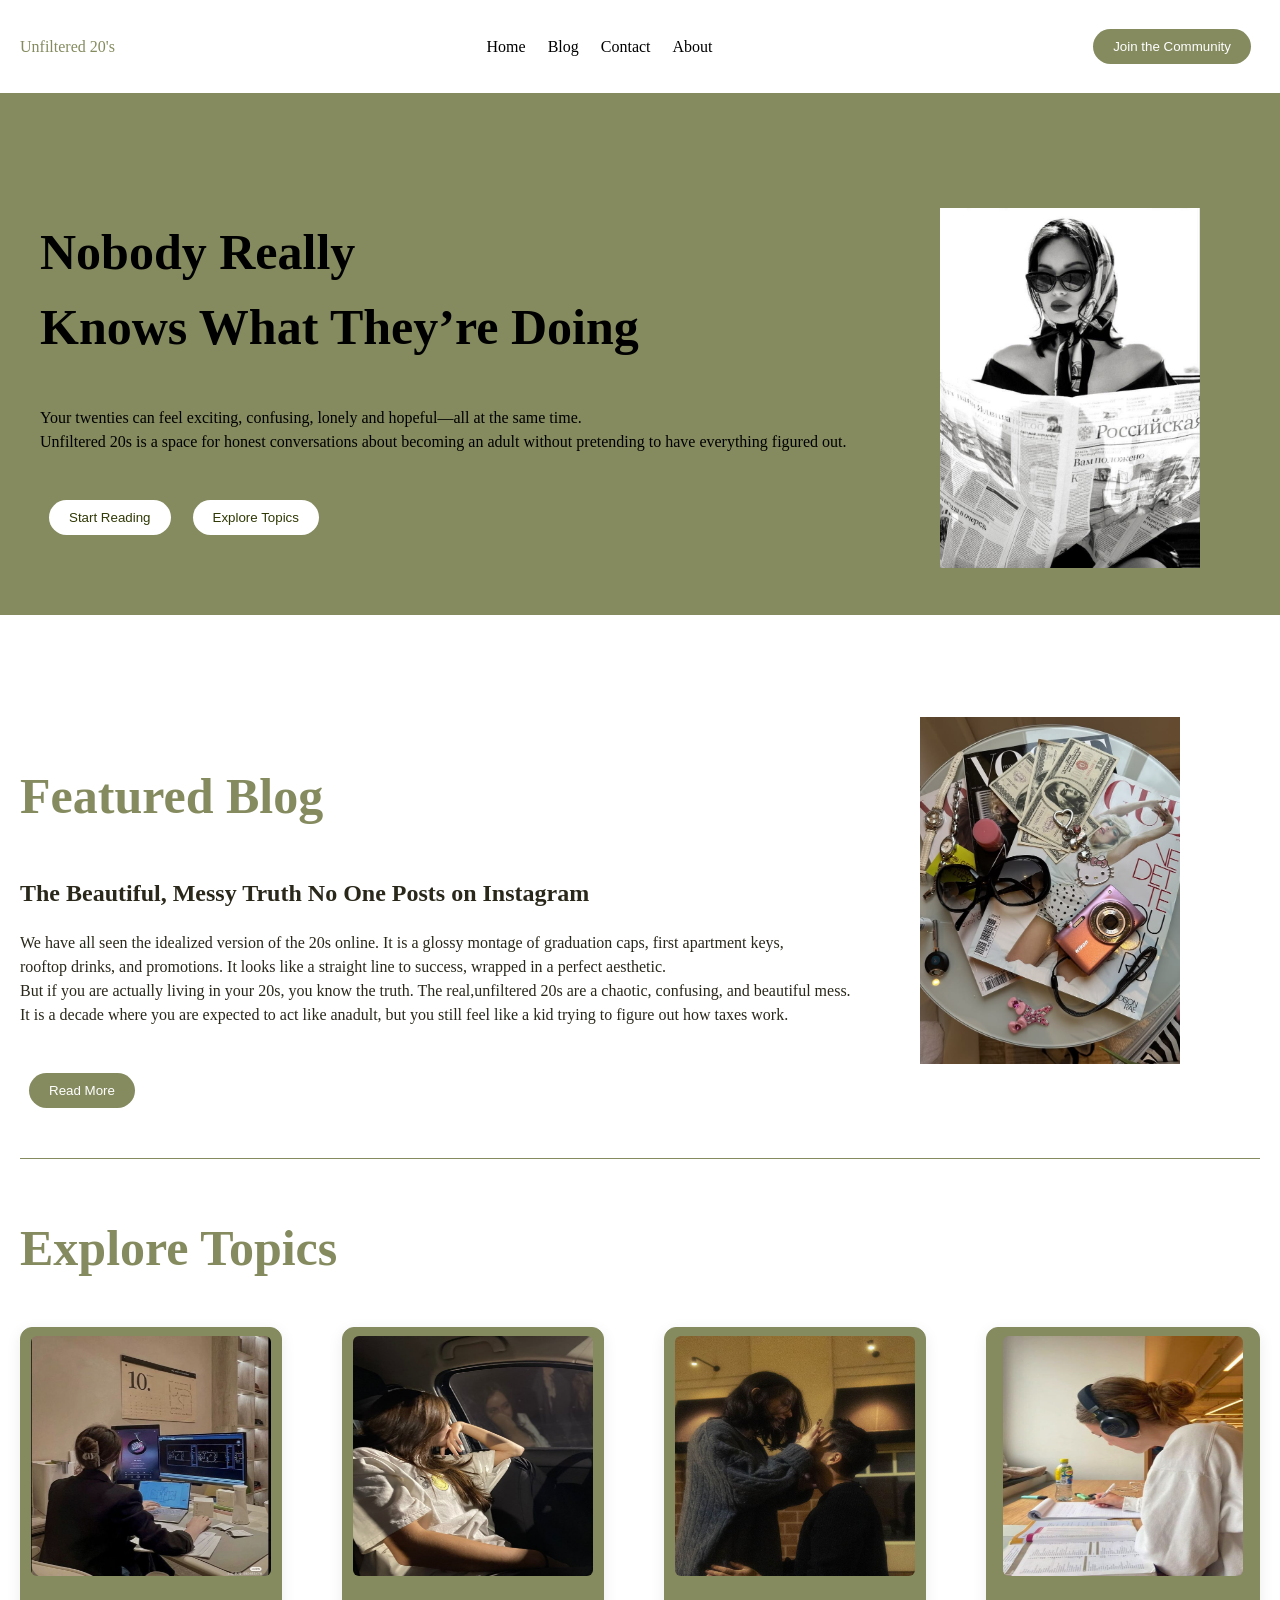
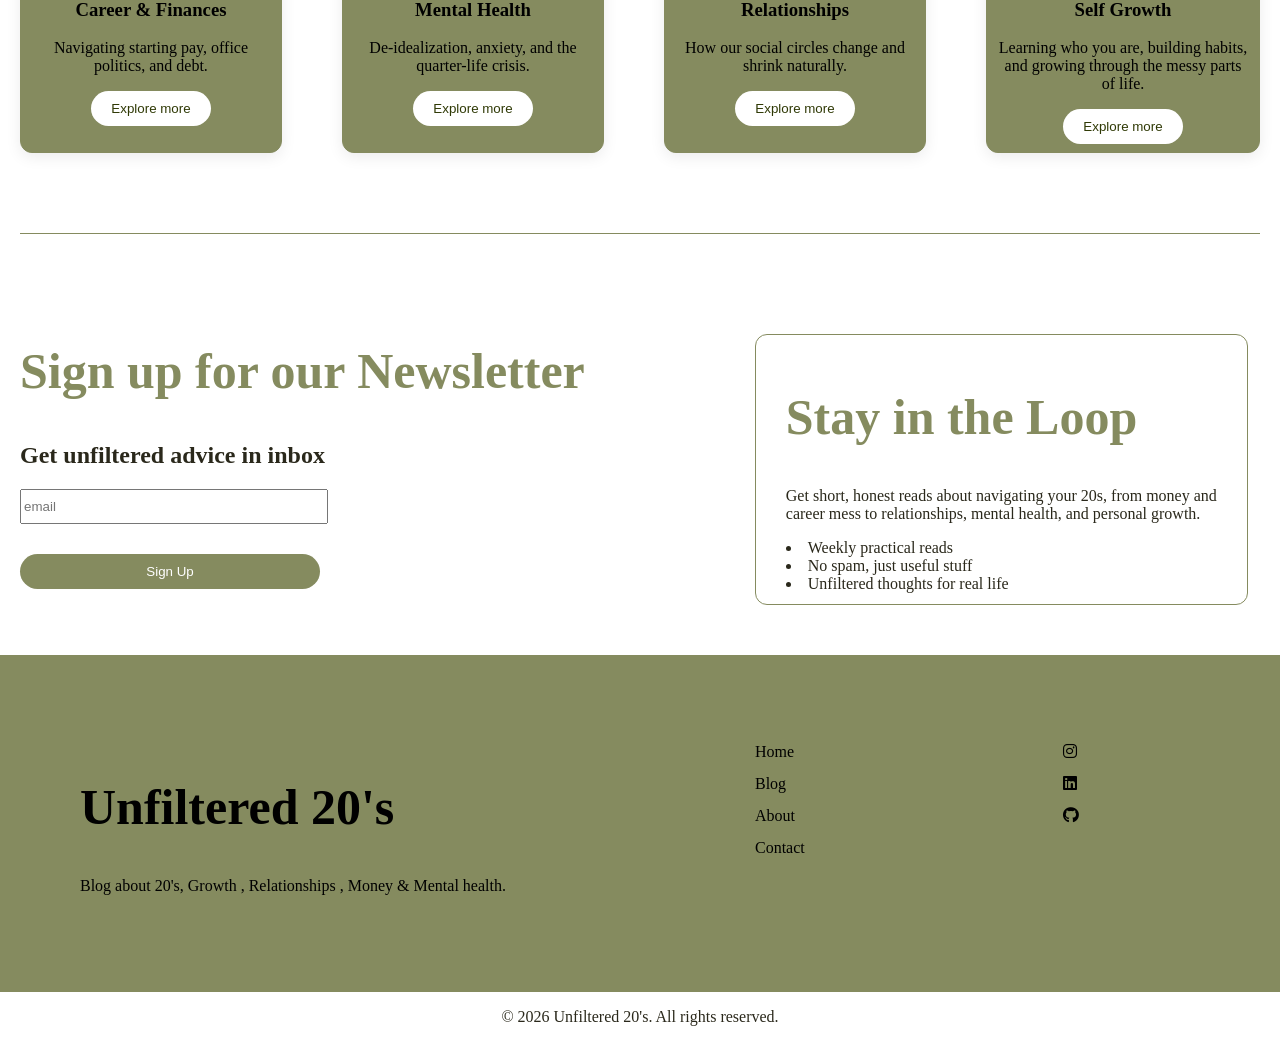
<file: index.html>
<!DOCTYPE html>
<html lang="en">

<head>
    <meta charset="UTF-8">
    <meta name="viewport" content="width=device-width, initial-scale=1.0">
    <link rel="stylesheet" href="https://cdnjs.cloudflare.com/ajax/libs/font-awesome/6.7.2/css/all.min.css">
    <title>Unfiltered 20s-blog</title>
    <link rel="stylesheet" href="style.css">
</head>

<body>
    <!-----------navbar--------------->
    <header>
        <div class="logo">Unfiltered 20's</div>
        <nav>
            <a href="index.html">Home</a>
            <a href="blog.html">Blog </a>
            <a href="contact.html">Contact</a>
            <a href="about.html">About</a>
        </nav>
        <a href="blog.html#blog-form">
        <button class="btn5">Join the Community</button></a>
    </header>
    <!---------------hero-sec----------------------->
    <section class="hero">
        <div class="text">
            <h1>Nobody Really<br> Knows What They’re Doing</h1>
            <p>Your twenties can feel exciting, confusing, lonely and hopeful—all at the same time. <br>
                Unfiltered 20s is a space for honest conversations about becoming an adult without pretending to have
                everything figured out.</p>
                <a href="blog.html">
             <button class="btn">Start Reading</button></a>
           <a href="index.html#Explore"><button class="btn"> Explore Topics</button></a>
            </div>
                <div class="image"> <img src="img/hero.jpeg" width="260px"  height="auto" >
                </div>
    </section>
    <!------------------Featured Blog----------------------->
    <section class="Featured-Blog">
        <div class="blog-card">
            <h1>Featured Blog</h1>
            <h2>The Beautiful, Messy Truth No One Posts on Instagram</h2>
            <p>We have all seen the idealized version of the 20s online. It is a glossy montage of graduation caps,
                first apartment keys,<br> rooftop drinks, and promotions. It looks like a straight line to success,
                wrapped
                in a perfect aesthetic.<br>But if you are actually living in your 20s, you know the truth. The
                real,unfiltered 20s
                are a chaotic, confusing, and beautiful mess.<br> It is a decade where you are expected to act like
                anadult, but you still
                feel like a kid trying to figure out how taxes work.</p>
                 <a href="blog.html">
            <button class="btn2">Read More</button></a>
        </div>
        <div class="blog-image">
            <img src="img/20s.2.jpeg" width="260px" , height="auto">
        </div>
    </section>
    <!------------------explore-topics---------------------------->
    <h1 class="head" id="Explore">Explore Topics</h1>
    <section class="cards">
        <div class="card1">
            <img src="img/money.jpeg" width="240" , height="240">
            <h3>Career & Finances</h3>
            <p>Navigating starting pay, office politics, and debt.</p>
            <a href="blog.html"> <button>Explore more</button></a>
        </div>
        <div class="card2">
            <img src="img/mental-health.jpeg" width="240" , height="240">
            <h3>Mental Health</h3>
            <p>De-idealization, anxiety, and the quarter-life crisis.</p>
            <a href="blog.html"> <button>Explore more</button></a>
        </div>
        <div class="card3">
            <img src="img/relationship.jpeg" width="240" , height="240">
            <h3>Relationships</h3>
            <p>How our social circles change and shrink naturally.</p>
            <a href="blog.html"> <button>Explore more</button></a>
        </div>
        <div class="card4">
            <img src="img/12 Insanely Smart Study Hacks For College Students.jpeg" width="240" , height="240">
            <h3>Self Growth</h3>
            <p>Learning who you are, building habits, and growing through the messy parts of life.
            </p>
             <a href="blog.html"><button>Explore more</button></a>
        </div>
    </section>
    <!-------------------newsletter----------------------------->
    <section class="newsletter">
        <div class="signup">
            <h1> Sign up for our Newsletter</h1>
            <h2>Get unfiltered advice in inbox</h2>
            <input class="email" type="email" placeholder="email"><br>
            <button class="btn3">Sign Up</button>
        </div>

        <div class="article">
            <h1>Stay in the Loop</h1>
            <p>Get short, honest reads about navigating your 20s, from money and <br>
                career mess to relationships, mental health, and personal growth.</p>
            <li>Weekly practical reads</li>
            <li> No spam, just useful stuff</li>
            <li>Unfiltered thoughts for real life</li>
        </div>
    </section>
    <!------------------footer---------------------------->
    <section class="footer">

        <div>
            <h1>Unfiltered 20's</h1>
            <p>Blog about 20's, Growth , Relationships , Money & Mental health.</p>
        </div>
        <div>
            <a href="index.html">Home</a><br>
            <a href="blog.html">Blog</a><br>
            <a href="about.html">About</a><br>
            <a href="contact.html">Contact</a><br>
        </div>
        <div>
            <a href="https://www.instagram.com/rabya.dar/" target="_blank"><i class="fa-brands fa-instagram"></i></a><br>
            <a href="https://www.linkedin.com/in/rabia-tanveer-31a77a308/"target="_blank" ><i class="fa-brands fa-linkedin"></i></a><br>
            <a href="https://github.com/RabyaTanveer"  target="_blank"><i class="fa-brands fa-github"></i></a><br>
        </div>
    </section>
    <footer>
        <p class="copyright">© 2026 Unfiltered 20's. All rights reserved.</p>

    </footer>

</body>

</html>
</file>
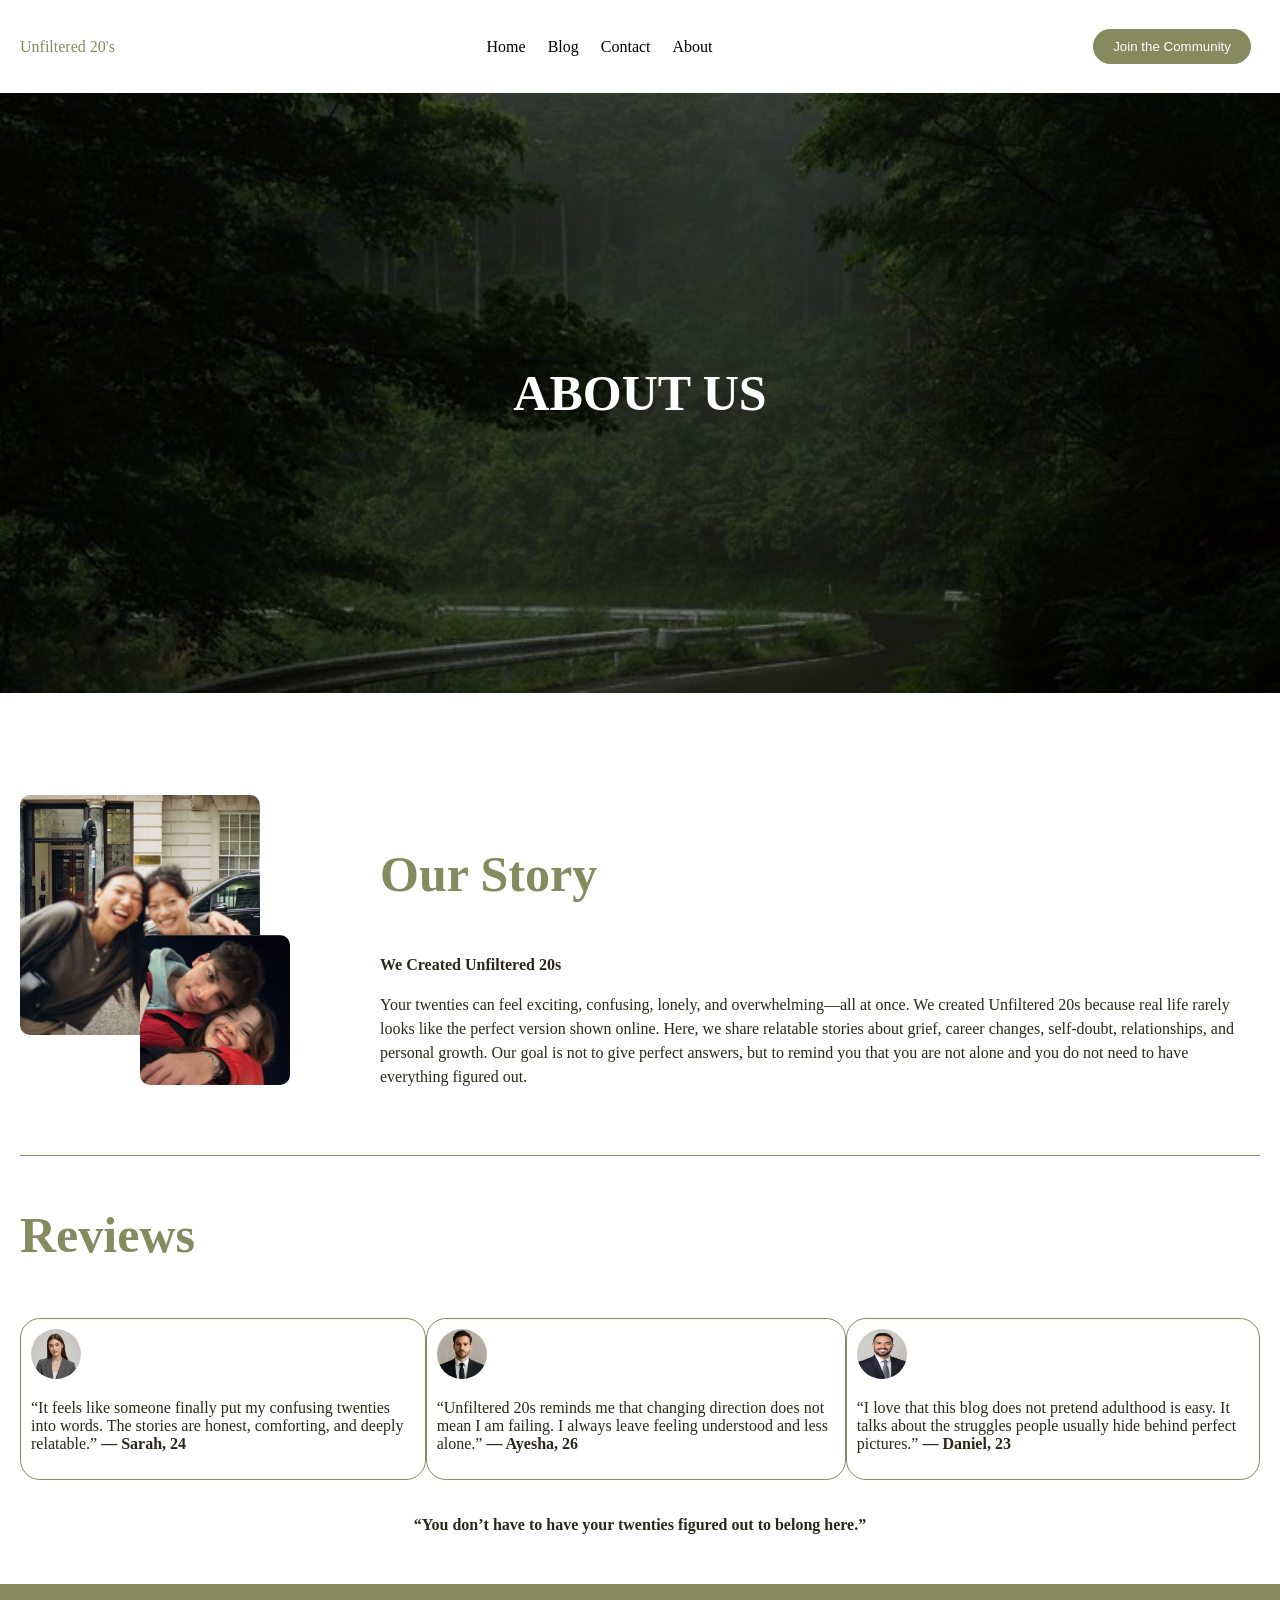
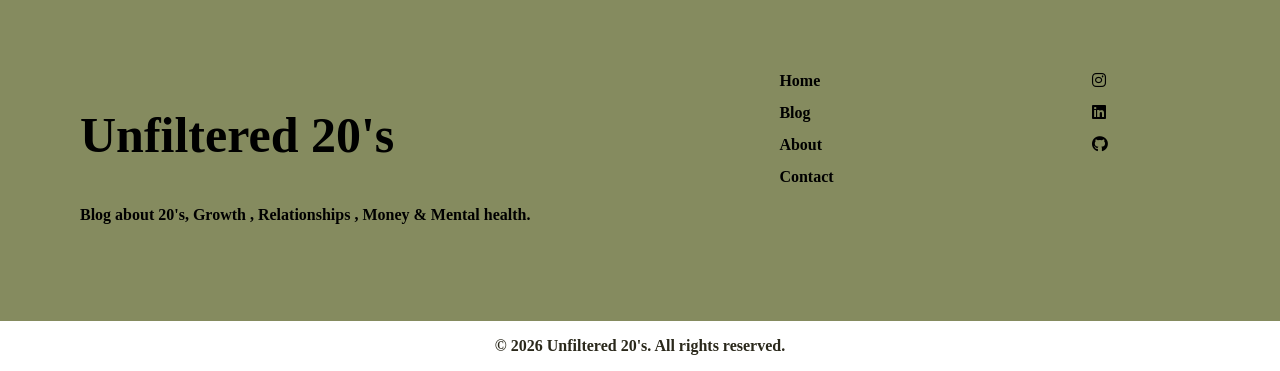
<file: about.html>
<!DOCTYPE html>
<html lang="en">

<head>
    <meta charset="UTF-8">
    <meta name="viewport" content="width=device-width, initial-scale=1.0">
     <link rel="stylesheet" href="https://cdnjs.cloudflare.com/ajax/libs/font-awesome/6.7.2/css/all.min.css">
    <title>About Us</title>
    <link rel="stylesheet" href="style.css">
</head>

<body>
    <!-----------navbar--------------->
    <header>
        <div class="logo">Unfiltered 20's</div>
        <nav>
            <a href="index.html">Home</a>
            <a href="blog.html">Blog </a>
            <a href="contact.html">Contact</a>
            <a href="about.html">About</a>
        </nav>
        <a href="blog.html#blog-form">
        <button class="btn5">Join the Community</button></a>
    </header>
    <!-----------------hero-section------------------------->
    <section class="hero-about">
        <h1>ABOUT US</h1>
    </section>
    <!----------------our story---------------------------->
    <section class="about-story">
        <div class="about-images">
            <img src="img/1055599908584203.jpeg" width="240" height="240">
            <img src="img/His Secret Obsession is a must-read for all women….jpeg" width="150" height="150">
        </div>
        <div>
            <h1>Our Story</h1>
            <p><strong> We Created Unfiltered 20s </strong></p>
            <p>Your twenties can feel exciting, confusing, lonely, and overwhelming—all at once. We created Unfiltered
                20s because real life rarely looks like the perfect version shown online.

                Here, we share relatable stories about grief, career changes, self-doubt, relationships, and personal
                growth. Our goal is not to give perfect answers, but to remind you that you are not alone and you do not
                need to have everything figured out.</p>
        </div>
    </section>
    <!-----------------reviews----------------------------->
    <h1 style="padding-left: 20px;">Reviews</h1>
    <section class="Reviews">
        <div class="review">
            <img src="img/1266706142177449.jpeg" width="50" height="50" >
            <p>“It feels like someone finally put my confusing twenties into words. The stories are honest, comforting,
                and deeply relatable.” <strong> — Sarah, 24</strong>
            </p>
        </div>
        <div class="review">
            <img src="img/Nailed it_.jpeg"width="50" height="50" >
            <p>
                “Unfiltered 20s reminds me that changing direction does not mean I am failing. I always leave feeling
                understood and less alone.”

                <strong> — Ayesha, 26</strong>

            </p>
        </div>
        <div class="review">
            <img src="img/ein.jpeg"width="50" height="50">
            <p>“I love that this blog does not pretend adulthood is easy. 
                It talks about the struggles people usually
                hide behind perfect pictures.”
                <strong> — Daniel, 23</strong>
            </p>
        </div>
    </section>
      <p style="text-align:center;"><strong>“You don’t have to have your twenties figured out to belong here.”</p>
    <!------------------------footer---------------------->
    <section class="footer" style="margin-top: 50px;">

        <div>
            <h1>Unfiltered 20's</h1>
            <p>Blog about 20's, Growth , Relationships , Money & Mental health.</p>
        </div>
        <div>
            <a href="index.html">Home</a><br>
            <a href="blog.html">Blog</a><br>
            <a href="about.html">About</a><br>
            <a href="contact.html">Contact</a><br>
        </div>
        <div>
            <a href="https://www.instagram.com/rabya.dar/" target="_blank"><i class="fa-brands fa-instagram"></i></a><br>
            <a href="https://www.linkedin.com/in/rabia-tanveer-31a77a308/"target="_blank" ><i class="fa-brands fa-linkedin"></i></a><br>
            <a href="https://github.com/RabyaTanveer"  target="_blank"><i class="fa-brands fa-github"></i></a><br>
        </div>
    </section>
    <footer>
        <p class="copyright">© 2026 Unfiltered 20's. All rights reserved.</p>

    </footer>

</body>

</html>
</file>
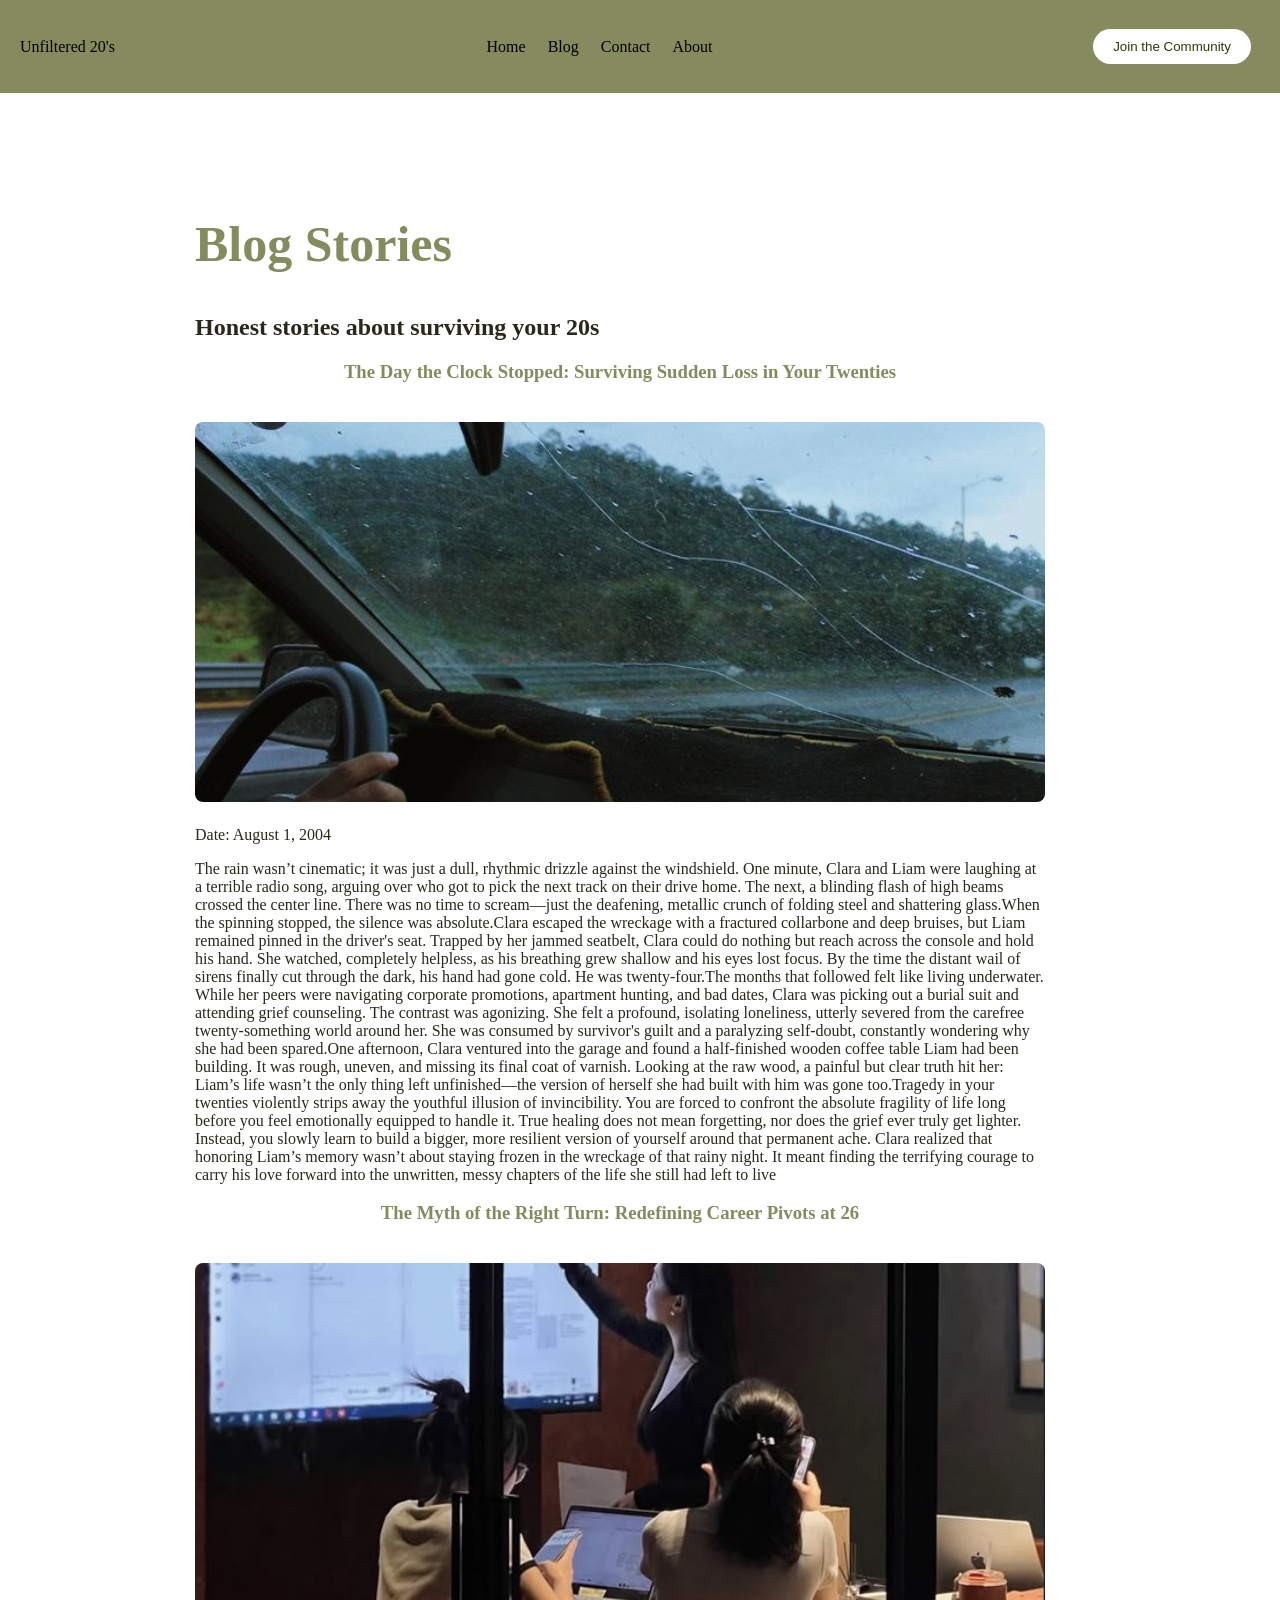
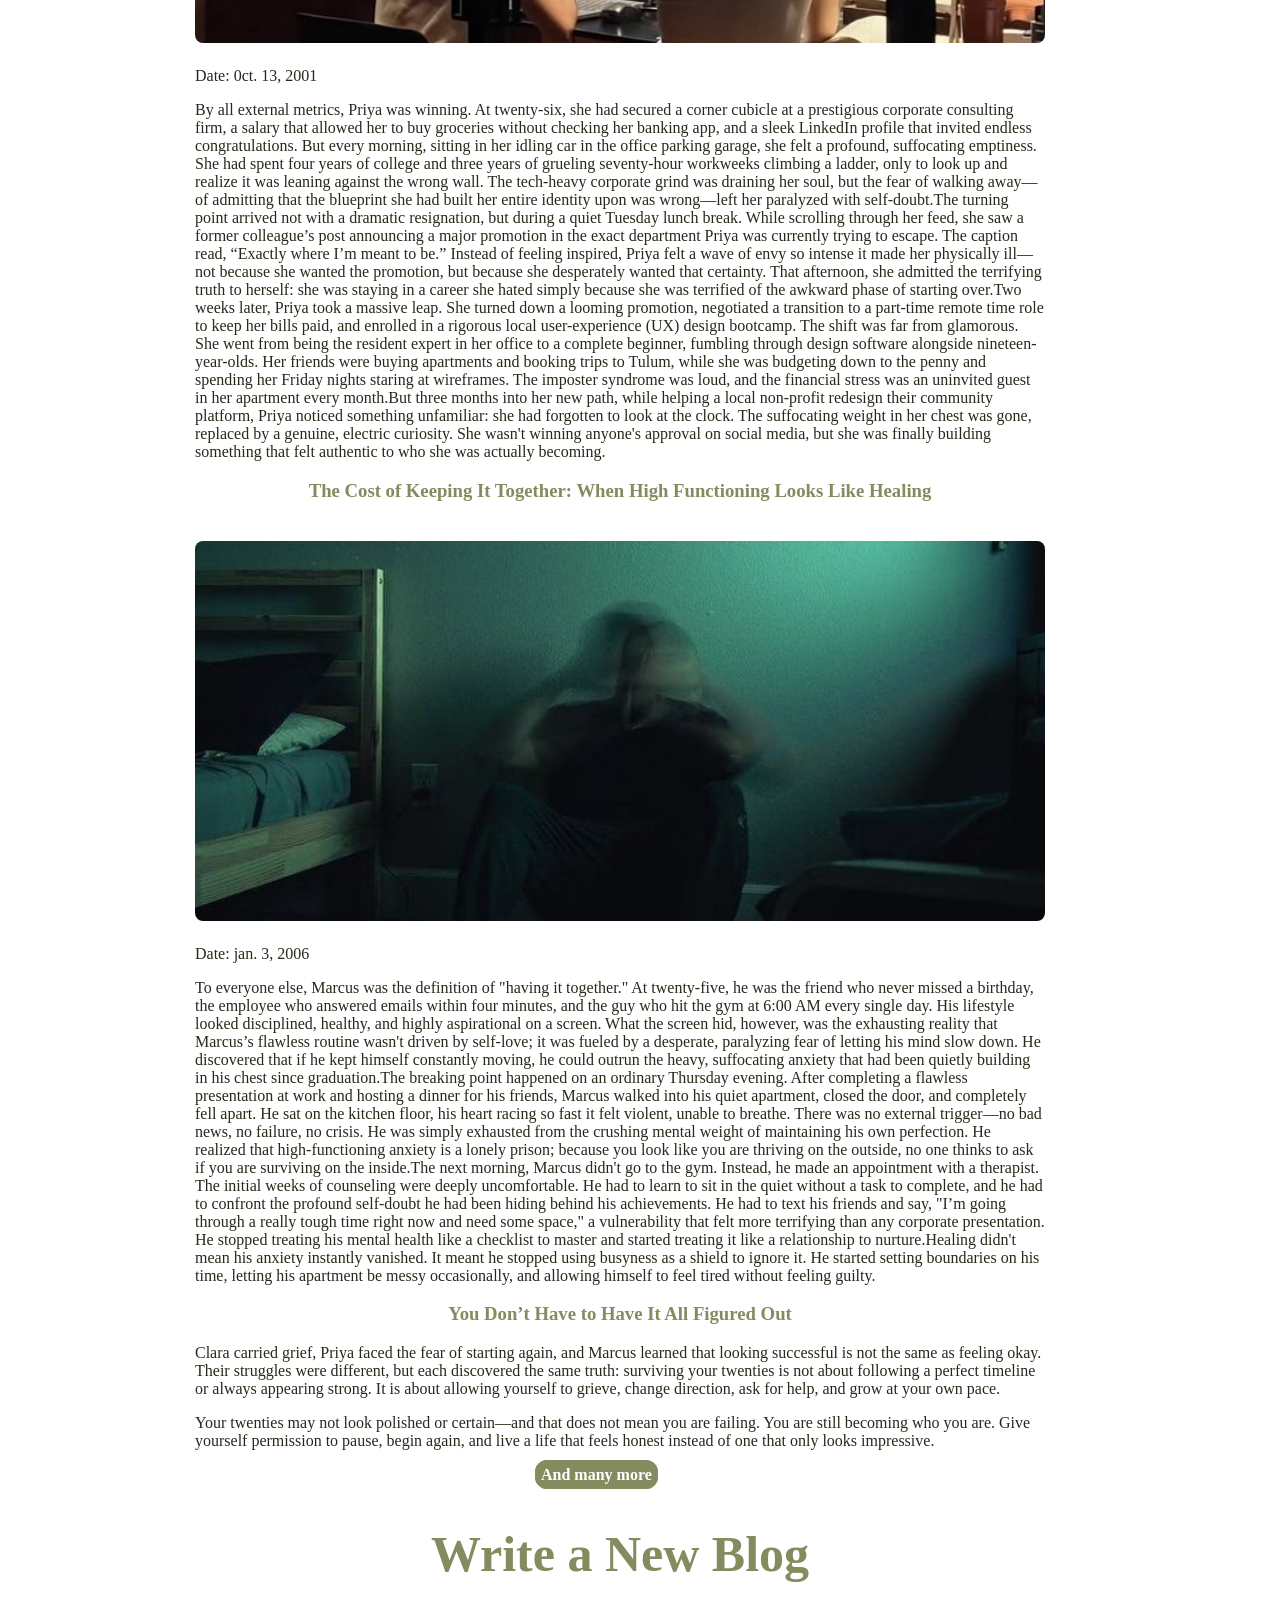
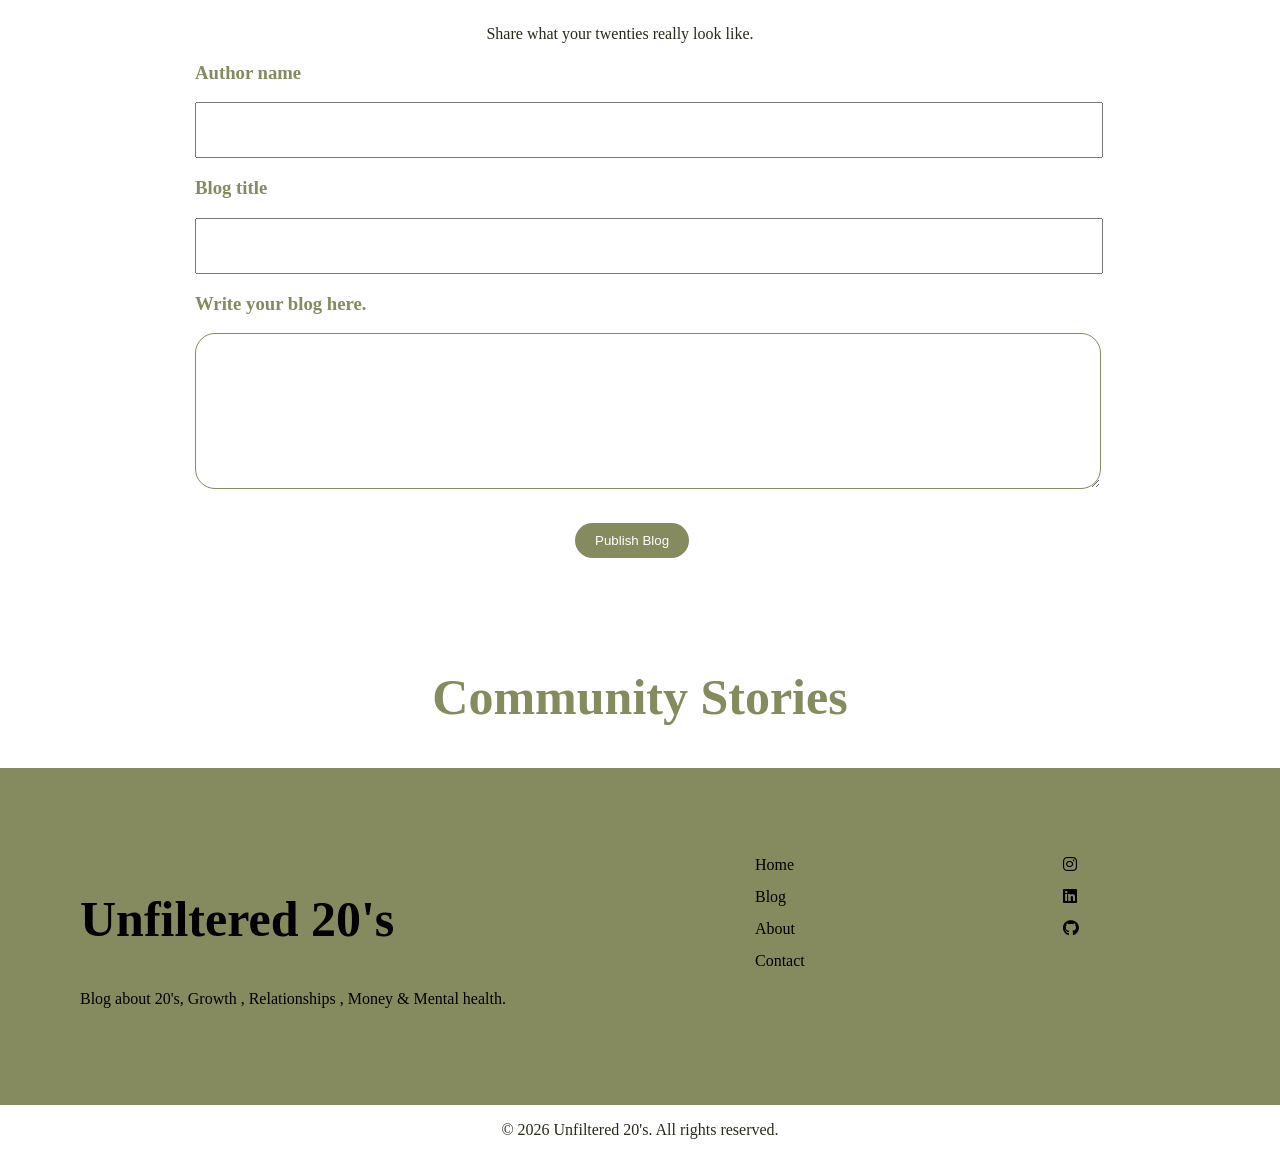
<file: blog.html>
<!DOCTYPE html>
<html lang="en">

<head>
    <meta charset="UTF-8">
    <meta name="viewport" content="width=device-width, initial-scale=1.0">
    <link rel="stylesheet" href="https://cdnjs.cloudflare.com/ajax/libs/font-awesome/6.7.2/css/all.min.css">
    <title>Blog Posts | Unfiltered 20s</title>
    <link rel="stylesheet" href="style.css">
</head>
<body>
    <header class="blog-nav">
        <!-----------navbar--------------->
        <div class="logo2">Unfiltered 20's</div>
        <nav>
            <a href="index.html">Home</a>
            <a href="blog.html">Blog </a>
            <a href="contact.html">Contact</a>
            <a href="about.html">About</a>
        </nav>
        <a href="blog.html#blog-form">
        <button id="blog-btn" class="btn5">Join the Community</button></a>
    </header>
    <!-----------------hero-section----------------------------->
    <section class="blog-text">
        <h1>Blog Stories</h1>
        <h2>Honest stories about surviving your 20s</h2>
        <h3>The Day the Clock Stopped: Surviving Sudden Loss in Your Twenties</h3>
        <img src="img/500744052339791274 (1).jpeg">
        <time>Date: August 1, 2004</time>
        <p>
            The rain wasn’t cinematic; it was just a dull, rhythmic drizzle against the windshield. One minute, Clara
            and Liam were laughing at a terrible radio song, arguing over who got to pick the next track on their drive
            home. The next, a blinding flash of high beams crossed the center line. There was no time to scream—just the
            deafening, metallic crunch of folding steel and shattering glass.When the spinning stopped, the silence was
            absolute.Clara escaped the wreckage with a fractured collarbone and deep bruises, but Liam remained pinned
            in the driver's seat. Trapped by her jammed seatbelt, Clara could do nothing but reach across the console
            and hold his hand. She watched, completely helpless, as his breathing grew shallow and his eyes lost focus.
            By the time the distant wail of sirens finally cut through the dark, his hand had gone cold. He was
            twenty-four.The months that followed felt like living underwater. While her peers were navigating corporate
            promotions, apartment hunting, and bad dates, Clara was picking out a burial suit and attending grief
            counseling. The contrast was agonizing. She felt a profound, isolating loneliness, utterly severed from the
            carefree twenty-something world around her. She was consumed by survivor's guilt and a paralyzing
            self-doubt, constantly wondering why she had been spared.One afternoon, Clara ventured into the garage and
            found a half-finished wooden coffee table Liam had been building. It was rough, uneven, and missing its
            final coat of varnish. Looking at the raw wood, a painful but clear truth hit her: Liam’s life wasn’t the
            only thing left unfinished—the version of herself she had built with him was gone too.Tragedy in your
            twenties violently strips away the youthful illusion of invincibility. You are forced to confront the
            absolute fragility of life long before you feel emotionally equipped to handle it. True healing does not
            mean forgetting, nor does the grief ever truly get lighter. Instead, you slowly learn to build a bigger,
            more resilient version of yourself around that permanent ache. Clara realized that honoring Liam’s memory
            wasn’t about staying frozen in the wreckage of that rainy night. It meant finding the terrifying courage to
            carry his love forward into the unwritten, messy chapters of the life she still had left to live
        </p>

        <h3>The Myth of the Right Turn: Redefining Career Pivots at 26</h3>
        <img src="img/Meeting.jpeg ">
        <time>Date: 0ct. 13, 2001</time>
        <p>By all external metrics, Priya was winning. At twenty-six, she had secured a corner cubicle at a prestigious
            corporate consulting firm, a salary that allowed her to buy groceries without checking her banking app, and
            a sleek LinkedIn profile that invited endless congratulations. But every morning, sitting in her idling car
            in the office parking garage, she felt a profound, suffocating emptiness. She had spent four years of
            college and three years of grueling seventy-hour workweeks climbing a ladder, only to look up and realize it
            was leaning against the wrong wall. The tech-heavy corporate grind was draining her soul, but the fear of
            walking away—of admitting that the blueprint she had built her entire identity upon was wrong—left her
            paralyzed with self-doubt.The turning point arrived not with a dramatic resignation, but during a quiet
            Tuesday lunch break. While scrolling through her feed, she saw a former colleague’s post announcing a major
            promotion in the exact department Priya was currently trying to escape. The caption read, “Exactly where I’m
            meant to be.” Instead of feeling inspired, Priya felt a wave of envy so intense it made her physically
            ill—not because she wanted the promotion, but because she desperately wanted that certainty. That afternoon,
            she admitted the terrifying truth to herself: she was staying in a career she hated simply because she was
            terrified of the awkward phase of starting over.Two weeks later, Priya took a massive leap. She turned down
            a looming promotion, negotiated a transition to a part-time remote time role to keep her bills paid, and
            enrolled in a rigorous local user-experience (UX) design bootcamp. The shift was far from glamorous. She
            went from being the resident expert in her office to a complete beginner, fumbling through design software
            alongside nineteen-year-olds. Her friends were buying apartments and booking trips to Tulum, while she was
            budgeting down to the penny and spending her Friday nights staring at wireframes. The imposter syndrome was
            loud, and the financial stress was an uninvited guest in her apartment every month.But three months into her
            new path, while helping a local non-profit redesign their community platform, Priya noticed something
            unfamiliar: she had forgotten to look at the clock. The suffocating weight in her chest was gone, replaced
            by a genuine, electric curiosity. She wasn't winning anyone's approval on social media, but she was finally
            building something that felt authentic to who she was actually becoming.</p>



        <h3>The Cost of Keeping It Together: When High Functioning Looks Like Healing</h3>
        <img src="img/1196337404685734.jpeg">
        <time>Date: jan. 3, 2006</time>
        <p>
            To everyone else, Marcus was the definition of "having it together." At twenty-five, he was the friend who
            never missed a birthday, the employee who answered emails within four minutes, and the guy who hit the gym
            at 6:00 AM every single day. His lifestyle looked disciplined, healthy, and highly aspirational on a screen.
            What the screen hid, however, was the exhausting reality that Marcus’s flawless routine wasn't driven by
            self-love; it was fueled by a desperate, paralyzing fear of letting his mind slow down. He discovered that
            if he kept himself constantly moving, he could outrun the heavy, suffocating anxiety that had been quietly
            building in his chest since graduation.The breaking point happened on an ordinary Thursday evening. After
            completing a flawless presentation at work and hosting a dinner for his friends, Marcus walked into his
            quiet apartment, closed the door, and completely fell apart. He sat on the kitchen floor, his heart racing
            so fast it felt violent, unable to breathe. There was no external trigger—no bad news, no failure, no
            crisis. He was simply exhausted from the crushing mental weight of maintaining his own perfection. He
            realized that high-functioning anxiety is a lonely prison; because you look like you are thriving on the
            outside, no one thinks to ask if you are surviving on the inside.The next morning, Marcus didn't go to the
            gym. Instead, he made an appointment with a therapist. The initial weeks of counseling were deeply
            uncomfortable. He had to learn to sit in the quiet without a task to complete, and he had to confront the
            profound self-doubt he had been hiding behind his achievements. He had to text his friends and say, "I’m
            going through a really tough time right now and need some space," a vulnerability that felt more terrifying
            than any corporate presentation. He stopped treating his mental health like a checklist to master and
            started treating it like a relationship to nurture.Healing didn't mean his anxiety instantly vanished. It
            meant he stopped using busyness as a shield to ignore it. He started setting boundaries on his time, letting
            his apartment be messy occasionally, and allowing himself to feel tired without feeling guilty. </p>
        <h3>You Don’t Have to Have It All Figured Out</h3>

        <p>
            Clara carried grief, Priya faced the fear of starting again, and Marcus learned that looking successful is
            not the
            same as feeling okay. Their struggles were different, but each discovered the same truth: surviving your
            twenties
            is not about following a perfect timeline or always appearing strong. It is about allowing yourself to
            grieve,
            change direction, ask for help, and grow at your own pace.
        </p>

        <p>
            Your twenties may not look polished or certain—and that does not mean you are failing. You are still
            becoming who
            you are. Give yourself permission to pause, begin again, and live a life that feels honest instead of one
            that only
            looks impressive.
        </p>
        <span><strong>And many more</strong></span>
        <!-----------------------post a blog---------------------------------->
      <form class="blog-post" id="blog-form">
            <h1>Write a New Blog</h1>
            <p style="text-align: center;">Share what your twenties really look like.</p>

            <h3>Author name</h3>
            <input type="text"  id="author" required>
            <h3>Blog title</h3>
            <input type="text" id="title" required>
            <h3>Write your blog here.</h3>
            <textarea id="content" required></textarea>
            <button style=" display: flex;
    flex-direction: column;
    gap: 15px;
   margin-left: 380px;
    " class="btn2">Publish Blog</button>
        </form>
    </section>
  <section style="text-align: center;" class="community-blogs">
    <h1>Community Stories</h1>
    <div id="blog-list"></div>
</section>
    <!-----------------------footer-------------------------------->
    <section class="footer">

        <div>
            <h1>Unfiltered 20's</h1>
            <p>Blog about 20's, Growth , Relationships , Money & Mental health.</p>
        </div>
        <div>
            <a href="index.html">Home</a><br>
            <a href="blog.html">Blog</a><br>
            <a href="about.html">About</a><br>
            <a href="contact.html">Contact</a><br>
        </div>
       <div>
            <a href="https://www.instagram.com/rabya.dar/" target="_blank"><i class="fa-brands fa-instagram"></i></a><br>
            <a href="https://www.linkedin.com/in/rabia-tanveer-31a77a308/"target="_blank" ><i class="fa-brands fa-linkedin"></i></a><br>
            <a href="https://github.com/RabyaTanveer"  target="_blank"><i class="fa-brands fa-github"></i></a><br>
        </div>
    </section>
    <footer>
        <p class="copyright">© 2026 Unfiltered 20's. All rights reserved.</p>

    </footer>
    <script src="script.js"></script>
</body>

</html>
</file>
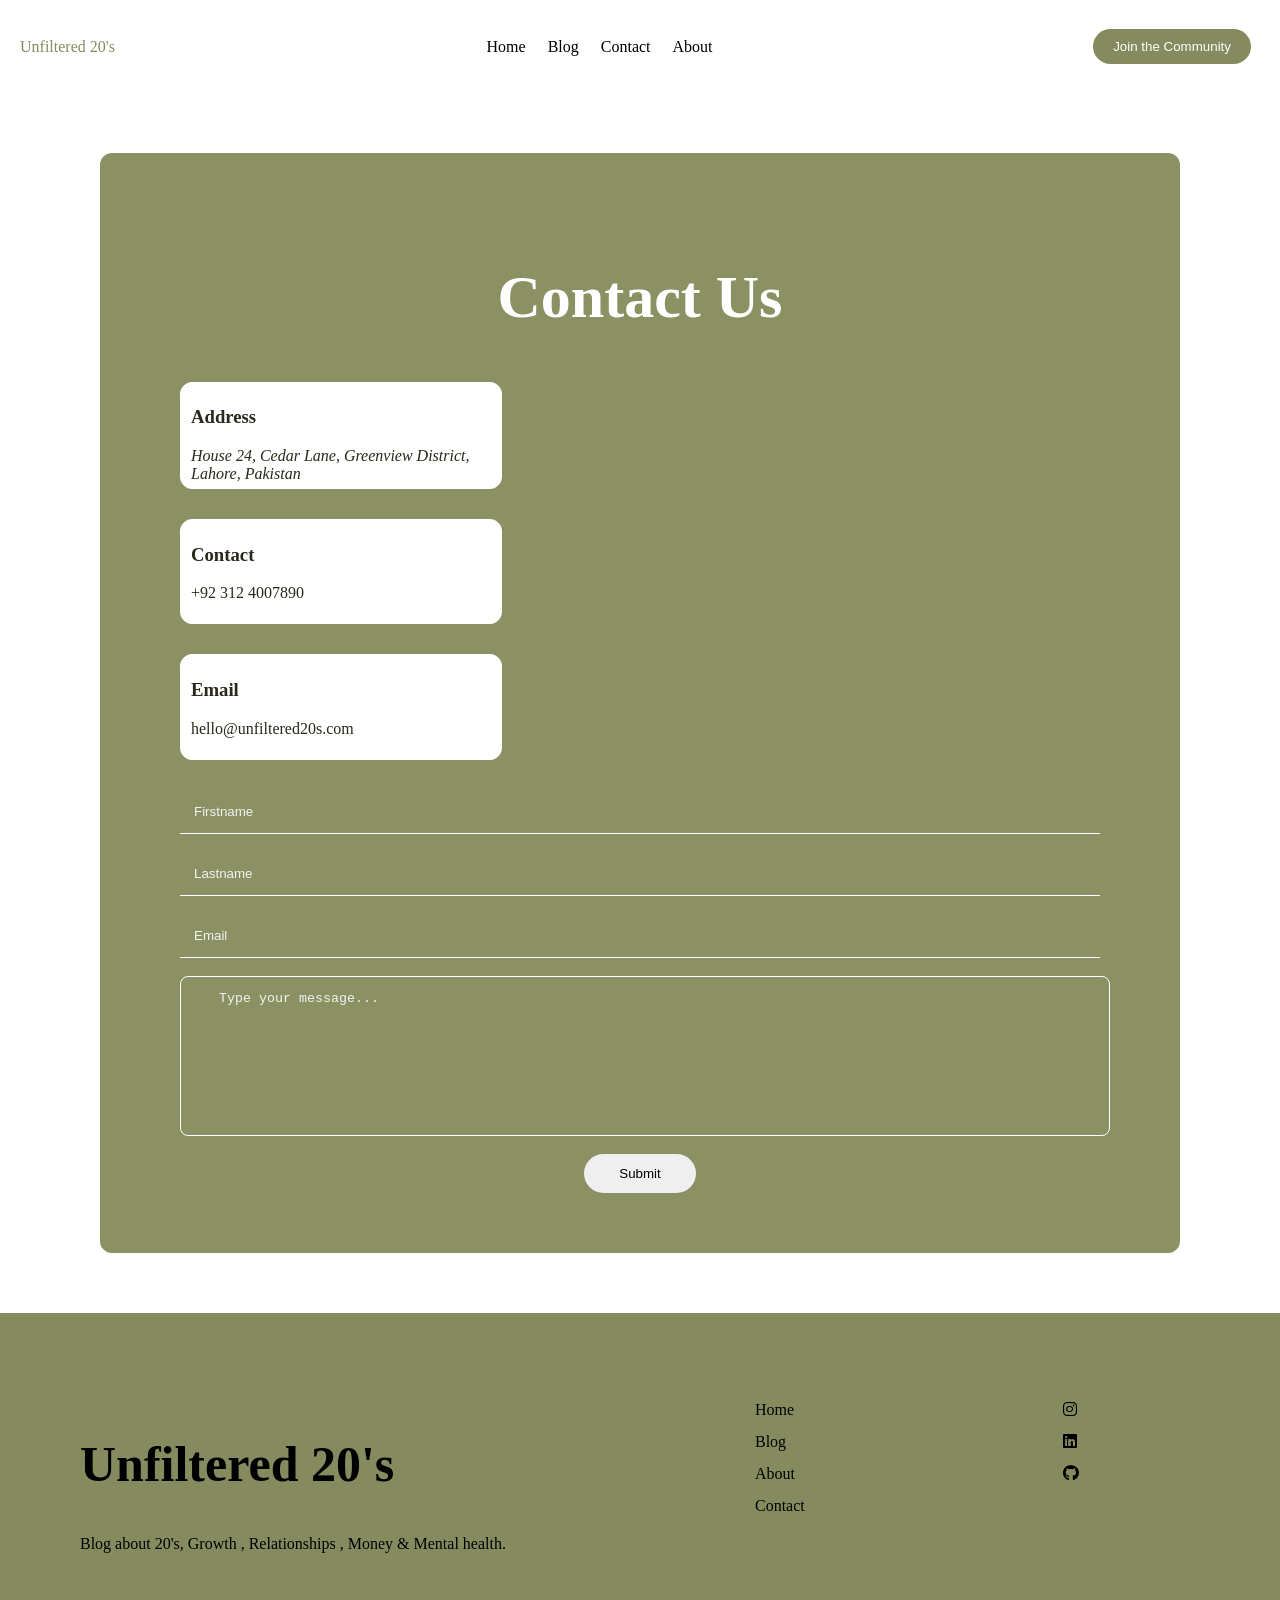
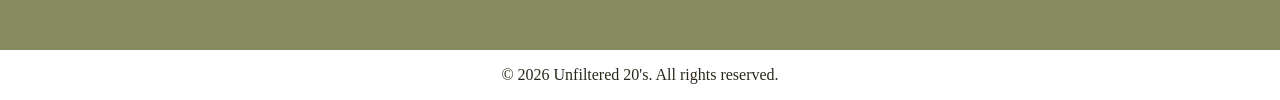
<file: contact.html>
<!DOCTYPE html>
<html lang="en">

<head>
    <meta charset="UTF-8">
    <meta name="viewport" content="width=device-width, initial-scale=1.0">
         <link rel="stylesheet" href="https://cdnjs.cloudflare.com/ajax/libs/font-awesome/6.7.2/css/all.min.css">

    <link rel="stylesheet" href="style.css">
    <title>contact</title>
</head>

<body>
    <header>
        <div class="logo">Unfiltered 20's</div>
        <nav>
            <a href="index.html">Home</a>
            <a href="blog.html">Blog </a>
            <a href="contact.html">Contact</a>
            <a href="about.html">About</a>
        </nav>
        <a href="blog.html#blog-form">
        <button class="btn5">Join the Community</button></a>
    </header>
    <!------------------contact-section--------------------------->
    <section class="contact-section">
        <h1>Contact Us</h1>
        <div class="contact-content">
            <div class="info">
                <h3>Address</h3>
                <address> House 24, Cedar Lane, Greenview District, Lahore, Pakistan</address> </div>
            <div class="info">
                <h3>Contact</h3>
                <p>+92 312 4007890</p> </div>
            <div class="info">
                <h3>Email</h3>
                <p>hello@unfiltered20s.com</p> </div>
        </div>
       
        <form class="contact-form">
            <input type="text" placeholder="Firstname" required>
            <input type="text" placeholder="Lastname" required>
            <input type="email" placeholder="Email" required>
            <textarea placeholder="   Type your message..." required></textarea>
            <button>Submit</button>
        </form>
    </section>
    <!------------------footer---------------------------->
    <section class="footer">

        <div>
            <h1>Unfiltered 20's</h1>
            <p>Blog about 20's, Growth , Relationships , Money & Mental health.</p>
        </div>
        <div>
            <a href="index.html">Home</a><br>
            <a href="blog.html">Blog</a><br>
            <a href="about.html">About</a><br>
            <a href="contact.html">Contact</a><br>
        </div>
       <div>
            <a href="https://www.instagram.com/rabya.dar/" target="_blank"><i class="fa-brands fa-instagram"></i></a><br>
            <a href="https://www.linkedin.com/in/rabia-tanveer-31a77a308/"target="_blank" ><i class="fa-brands fa-linkedin"></i></a><br>
            <a href="https://github.com/RabyaTanveer"  target="_blank"><i class="fa-brands fa-github"></i></a><br>
        </div>
    </section>
    <footer>
        <p class="copyright">© 2026 Unfiltered 20's. All rights reserved.</p>

    </footer>
</body>

</html>
</file>
<file: style.css>
body {
    margin: 0;
    background-color: #ffffff;
    color: #2a281b;
}
html {
    scroll-behavior: smooth;
}

h1 {
    font-size: 50px;
    color: #858b5f;

}

/*navbar*/
header {
    margin-top: 10px 20px 0 20px;
    display: flex;
    justify-content: space-between;
    padding: 20px;
    align-items: center;
    background-color: white;
    color: black;
}

.btn5 {
    color: #ffffff;
    background-color: #858b5f;
}

a {
    text-decoration: none;
    padding: 9px;
    color: black;
}

button {
    border: none;
    border-radius: 20px;
    padding: 10px 20px 10px 20px;
    cursor: pointer;
}

.logo {
    color: #858b5f;
}

/*hero-section*/
.hero {
    background-color: #858b5f;
    color: black;
    padding: 80px 40px;
    min-height: 350px;
    position: relative;
    line-height: 1.5;
    margin-left: 0;
}

.hero h1 {
    color: black;
}
.btn{
    color: #2f3905;
    background-color: #ffffff;
}
.btn,
.btn2 {
    margin-top: 30px;
}

.btn:hover {
    background-color: transparent;
    color: white;
    border: 2px solid white;
}

.image {
    position: absolute;
    right: 80px;
    top: 115px;
}

/* featured blog*/
.Featured-Blog {
    display: flex;
    justify-content: space-between;
    align-items: flex-start;
    margin: 100px 20px 50px 20px;
    padding-top: 2px;
    line-height: 1.5;
}

.btn2 {
    color: #ffffff;
    background-color: #858b5f;
}

.blog-image {
    position: absolute;
    right: 100px;
}

.Featured-Blog h1 {
    font-size: 50px;
    color: #858b5f;
}

/*cards*/
.cards {
    display: flex;
    justify-content: center;
    padding-top: 50px;
    padding-bottom: 80px;
    text-align: center;
    gap: 60px;
    border-bottom: 1px solid #858b5f;
    margin: 0 20px 0 20px;
}

.head {
    padding-top: 60px;
    border-top: 1px solid #858b5f;
    margin: 0 20px 0 20px;
}

.cards img {
    border-radius: 6px;
}

.card1,
.card2,
.card3,
.card4 {
    border: 1px solid #858b5f;
    padding: 8px 10px 8px 10px;
    border-radius: 12px;
    box-shadow: 0 4px 15px rgba(0, 0, 0, 0.08);
    transition: 0.3s;
    background-color: #858b5f;
    color: black;
}

.card1:hover,
.card2:hover,
.card3:hover,
.card4:hover {
    transform: translateY(-5px);
}

.cards button {
    background-color: white;
    color: #2f3905;
}

/*Newslwtter*/
.email {
    padding: 8px 2px 8px 2px;
    width: 300px;
}

.btn3 {
    width: 300px;
    margin-top: 30px;
    background-color: #858b5f;
    color: white;
}

.newsletter {
    display: flex;
    gap: 170px;
    align-items: center;
    padding-top: 50px;
    padding-bottom: 50px;
    margin: 0 20px 0 20px;
}

.article {
    border: 1px solid #858b5f;
    padding: 11px 30px 11px 30px;
    margin-top: 50px;
    border-radius: 12px;
}



/*footer*/
.footer {
    background-color: #858b5f;
    color: black;
    border-top: 1px solid #858b5f;
    border-bottom: 1px solid #858b5f;
    padding: 80px;
    display: flex;
    gap: 240px;
}

.footer h1 {
    color: black;
}

.footer a {
    line-height: 2;
}

.copyright {
    text-align: center;

}
/*blog-page*/
.blog-text{
    text-align: left;
    padding: 20px 40px 50px 0px;
    max-width: 850px;
    margin: 60px auto;
    color: #2a281b; 
}
.blog-text h3{
    color: #858b5f;
    text-align: center;
    
}
.blog-text img {
    width: 100%;
    height: 380px;
    object-fit: cover;
    margin: 20px 0;
    border-radius: 8px;
}
textarea{
    width: 900px;
    height: 150px;
    border: 1px solid #858b5f;
    border-radius: 20px;
}
span{
    background-color: #858b5f;
    color: #ffffff;
    padding: 5px 5px 5px 5px;
    margin-left:  340px ;
    border: 1px solid #858b5f;
    border-radius: 12px;
}
.logo2{
    color: black;
}
.blog-nav{
    background-color: #858b5f;
}
#blog-btn{
    color: #2f3905;
    background-color: #ffffff;
}
.blog-post h1 {
text-align: center;
}
.blog-post h3{
    text-align: left;
}
.blog-post input{
    width: 900px;
    height: 50px;
}
/*about page*/
.hero-about{
      min-height: 600px;
    background-image:
        linear-gradient(rgba(0,0,0,.45), rgba(0,0,0,.45)),
       url(img/7036943163754028.jpeg);
    background-size: cover;
    background-position: center;
    background-repeat: no-repeat;
     display: flex;
    flex-direction: column;
    justify-content: center;
    align-items: center;
    text-align: center;
}
.hero-about h1{
    color: white;
}
.about-story{
     display: flex;
    justify-content: space-between;
    align-items: flex-start;
    margin: 100px 20px 50px 20px;
    padding-top: 2px;
    padding-bottom: 50px;
    line-height: 1.5;
    gap: 60px;
    border-bottom:1px solid #858b5f ;
}
.about-images{
    position: relative;
    width: 300px;
    height: 300px;
    flex-shrink: 0;
}
.about-images img{
    position: absolute;
    object-fit: cover;
    border-radius: 10px;
}
.about-images img:nth-child(1){
     top: 0;
    left: 0;
}
.about-images img:nth-child(2){
   top:140px;
    left:120px;
}
.Reviews{
    display: flex;
    padding: 0px 20px 0px 20px;
}
.review{
 border-radius: 20px;
 border: 1px solid #858b5f;
margin: 20px 0 20px 0;
 padding: 10px 10px 10px 10px;
 
}
.review img{
    border-radius: 50%;
    
}
/*contact-page*/
.contact-section {
    background-color: #8b9163;
    margin: 60px 100px;
    padding: 60px 80px;
    border-radius: 12px;
}

.contact-section  h1 {
    text-align: center;
    font-size: 60px;
    color: white;
}

.contact-info {
    color: white;
}

.info {
    margin-bottom: 30px;
    border: 1px solid #ffffff;
    padding: 5px 10px 5px 10px ;
    width: 300px;
    border-radius: 12px;
    background-color: #ffffff;
}

.contact-form {
    display: flex;
    flex-direction: column;
    gap: 18px;
}

.contact-form input,
.contact-form textarea {
    padding: 14px;
    border: none;
    border-bottom: 1px solid white;
    background: transparent;
    color: white;
    outline: none;
}

.contact-form textarea {
    height: 130px;
    resize: none;
    border: 1px solid white;
    border-radius: 8px;
}

.contact-form input::placeholder,
.contact-form textarea::placeholder {
    color: #f2f2f2;
}

.contact-form button {
    align-self: center;
    padding: 12px 35px;
    border: none;
    border-radius: 25px;
    cursor: pointer;
}
</file>
